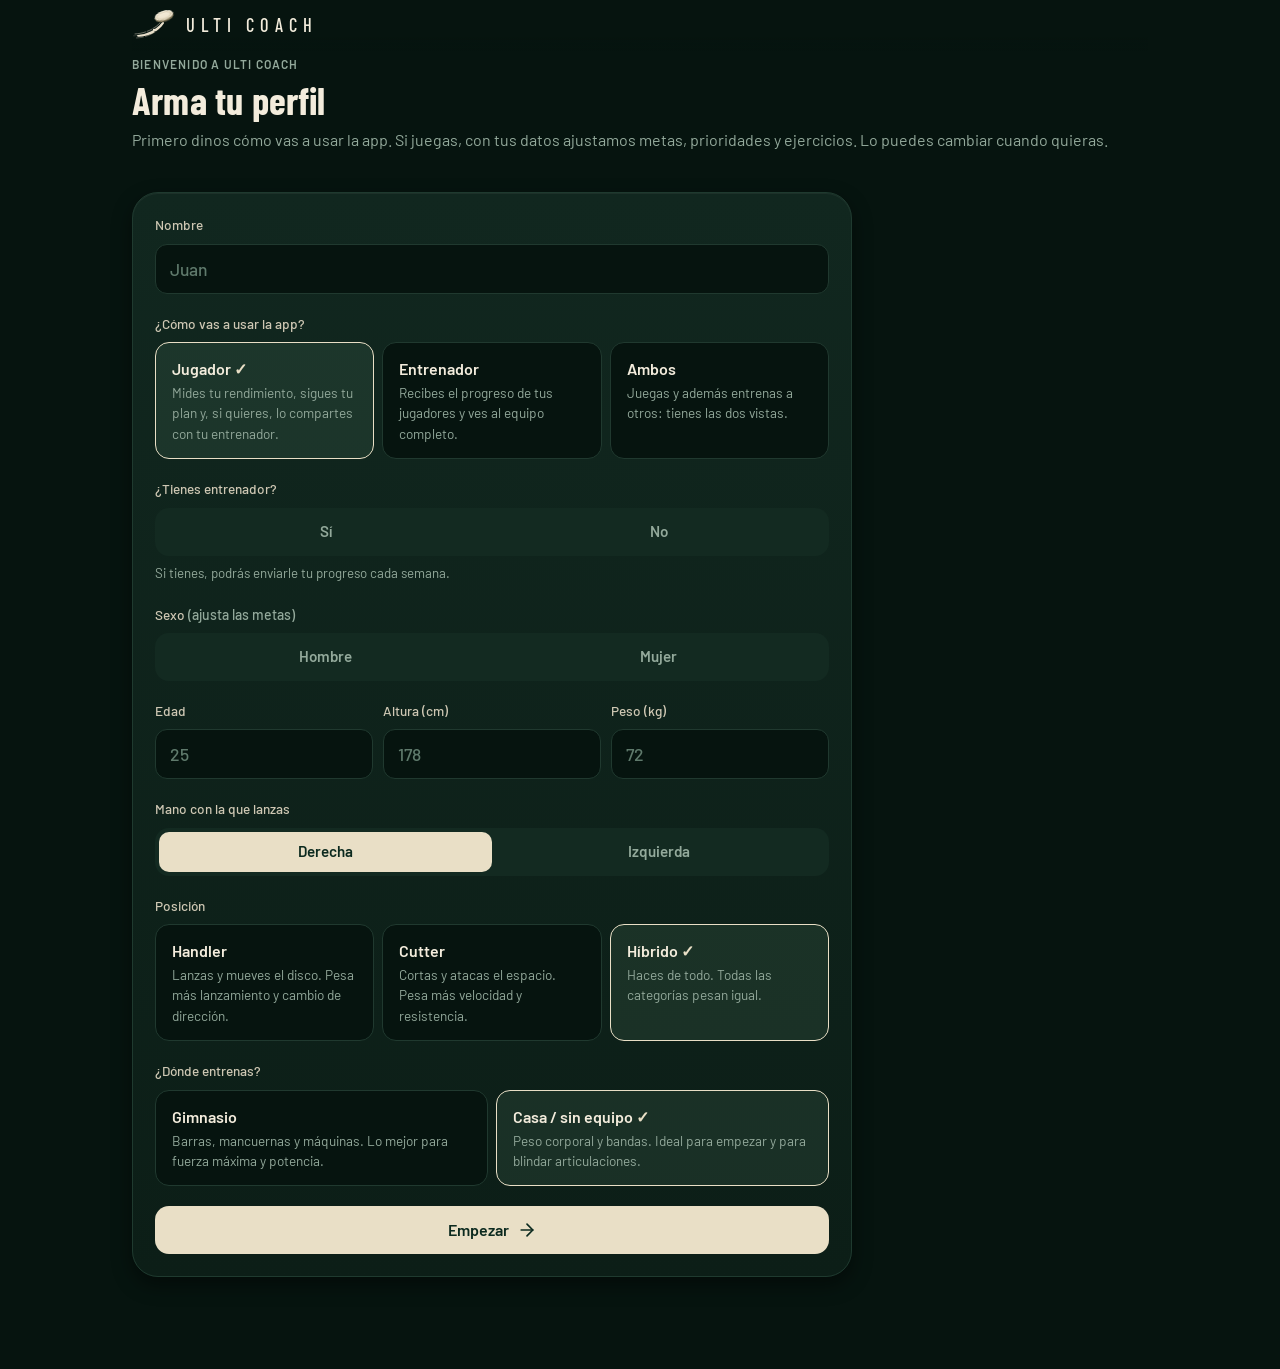
<file: index.html>
<!doctype html>
<html lang="es">
<head>
  <meta charset="utf-8">
  <meta name="viewport" content="width=device-width, initial-scale=1, viewport-fit=cover">
  <title>Ulti Coach</title>
  <meta name="color-scheme" content="dark">
  <meta name="theme-color" content="#06140f">
  <meta name="apple-mobile-web-app-capable" content="yes">
  <meta name="apple-mobile-web-app-status-bar-style" content="black-translucent">
  <meta name="apple-mobile-web-app-title" content="Ulti Coach">
  <link rel="manifest" href="manifest.json">
  <link rel="apple-touch-icon" href="icons/apple-touch-icon.png">
  <link rel="icon" href="icons/logo.svg" type="image/svg+xml">
  <link rel="preconnect" href="https://fonts.googleapis.com">
  <link rel="preconnect" href="https://fonts.gstatic.com" crossorigin>
  <link href="https://fonts.googleapis.com/css2?family=Barlow+Condensed:wght@600;700&family=Barlow:wght@400;500;600&display=swap" rel="stylesheet">
  <link rel="stylesheet" href="style.css">
</head>
<body>
  <div class="app">
    <div class="topbar">
      <span class="brand"><img class="brand-mark" src="icons/mark.svg" alt="" aria-hidden="true">ULTI COACH</span>
      <a class="profile-btn" href="#perfil" aria-label="Tu perfil"><span data-icon="user"></span></a>
    </div>

    <main id="view" tabindex="-1"></main>

    <nav class="tabbar" aria-label="Secciones"></nav>
  </div>

  <div id="toast" class="toast" role="status" aria-live="polite" hidden></div>

  <dialog id="sheet" class="sheet" aria-label="Detalle">
    <div class="sheet-body"></div>
  </dialog>

  <script type="module" src="app.js"></script>
</body>
</html>
</file>
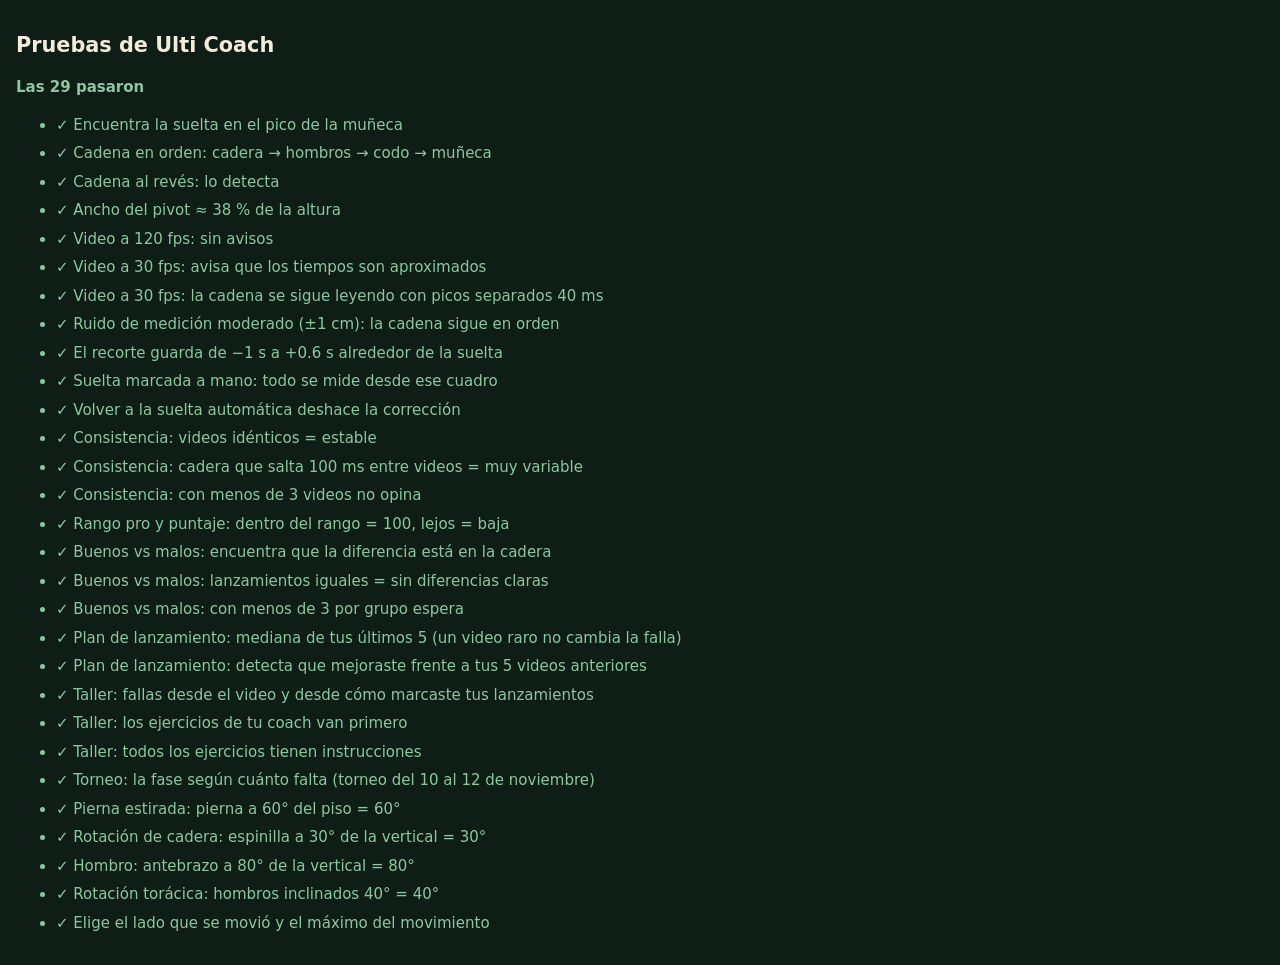
<file: tests/index.html>
<!doctype html>
<html lang="es">
<head>
  <meta charset="utf-8">
  <meta name="viewport" content="width=device-width, initial-scale=1">
  <title>Pruebas · Ulti Coach</title>
  <style>
    body { font: 15px/1.5 system-ui, sans-serif; margin: 0; padding: 16px; background: #0f1d17; color: #f3ecdc; }
    h1 { font-size: 1.3rem; }
    li { margin: 6px 0; }
    .ok { color: #8cc7a0; }
    .fail { color: #ff8a7a; }
    small { display: block; color: #cfc8b4; }
  </style>
</head>
<body>
  <h1>Pruebas de Ulti Coach</h1>
  <p id="summary">Corriendo…</p>
  <ul id="list"></ul>
  <!-- Las vistas que se prueban importan sheet.js, que busca este diálogo al cargar. -->
  <dialog id="sheet" hidden><div class="sheet-body"></div></dialog>
  <script type="module">
    import { results as forehand } from "./forehand.test.js";
    import { results as angles } from "./angles.test.js";
    const results = [...forehand, ...angles];
    const failed = results.filter((r) => !r.ok).length;
    document.getElementById("summary").innerHTML = failed
      ? `<strong class="fail">${failed} de ${results.length} fallaron</strong>`
      : `<strong class="ok">Las ${results.length} pasaron</strong>`;
    document.getElementById("list").innerHTML = results
      .map((r) => `<li class="${r.ok ? "ok" : "fail"}">${r.ok ? "✓" : "✗"} ${r.name}${r.msg ? `<small>${r.msg}</small>` : ""}</li>`)
      .join("");
    window.testResults = results;
  </script>
</body>
</html>
</file>
<file: style.css>
/* ---------- Tokens ---------- */
:root {
  color-scheme: dark;
  /* Superficies: verde cancha muy oscuro */
  --bg: #06140f;
  --surface: #0d2019;
  --surface-2: #132a21;
  --surface-3: #1a3429;
  --border: #20392f;
  --text: #f3ecdc;   /* marfil */
  --text-2: #cfc8b4;
  --muted: #93a99b;

  /* Acento: marfil sobre verde, como la marca */
  --accent: #e9dfc6;
  --accent-strong: #42966a;
  --accent-ink: #0c2a1f;

  /* Niveles: semáforo de cancha. Lo débil en coral, lo medio en ámbar, lo bueno en verde y el
     Excelente en marfil con dorado. La luminosidad sube con el nivel y el nivel siempre va escrito,
     así que también se lee sin distinguir rojo de verde. */
  --t-none: #1f3a30;
  --t1: #e8735a; /* Mejorable */
  --t2: #edb04f; /* Decente */
  --t3: #6bc38a; /* Bueno */
  --t4: #f3ecdc; /* Excelente */
  /* Dorado: solo como recompensa del nivel Excelente */
  --gold: #e2c27e;
  --gold-deep: #a8781f;
  --gold-glow: rgba(226, 194, 126, 0.55);
  --t4-glow: var(--gold-glow);
  --ivory-glow: rgba(227, 236, 208, 0.42);

  /* Estado (solo para mejoró / empeoró y alertas, siempre con ícono) */
  --good: #7ee2a8;
  --warn: #f2c46d;
  --bad: #f08a7e;

  --radius: 26px;
  --radius-sm: 18px;
  /* Profundidad: superficie más clara arriba, borde de luz y sombra amplia */
  --card-bg: linear-gradient(180deg, #11271f 0%, #0c1e17 100%);
  --card-border: #1f3a2f;
  --card-shadow: inset 0 1px 0 rgba(243, 236, 220, 0.05), 0 8px 20px rgba(0, 0, 0, 0.45);
  --font-display: "Barlow Condensed", "Arial Narrow", sans-serif;
  --font-body: "Barlow", -apple-system, BlinkMacSystemFont, "Segoe UI", sans-serif;
  --tabbar-h: 64px;
  --ease: cubic-bezier(.2, .8, .2, 1);
}

/* ---------- Base ---------- */
* { box-sizing: border-box; -webkit-tap-highlight-color: transparent; }
html { -webkit-text-size-adjust: 100%; }
a, button, label, summary, input, select { touch-action: manipulation; }

input[type=range] { -webkit-appearance: none; appearance: none; background: transparent; height: 32px; }
input[type=range]::-webkit-slider-runnable-track { height: 6px; border-radius: 99px; background: var(--surface-3); }
input[type=range]::-webkit-slider-thumb { -webkit-appearance: none; width: 22px; height: 22px; margin-top: -8px; border-radius: 50%; background: var(--accent); border: 3px solid var(--bg); }
input[type=range]::-moz-range-track { height: 6px; border-radius: 99px; background: var(--surface-3); }
input[type=range]::-moz-range-thumb { width: 18px; height: 18px; border-radius: 50%; background: var(--accent); border: 3px solid var(--bg); }
.pain-level input[type=range]::-webkit-slider-thumb { background: var(--warn); }
body {
  margin: 0;
  background: var(--bg);
  color: var(--text);
  font: 400 16px/1.5 var(--font-body);
  -webkit-font-smoothing: antialiased;
}
a { color: inherit; text-decoration: none; }
button { font: inherit; color: inherit; background: none; border: 0; padding: 0; cursor: pointer; }
:focus-visible { outline: 2px solid var(--accent); outline-offset: 2px; border-radius: 8px; }
h1, h2, h3, p { margin: 0; }
[hidden] { display: none !important; }

.num { font-family: var(--font-display); font-variant-numeric: tabular-nums; letter-spacing: 0.01em; }
.muted { color: var(--muted); }
.small { font-size: 0.875rem; }
.accent { color: var(--accent); }
.eyebrow { font-size: 0.75rem; font-weight: 600; letter-spacing: 0.1em; text-transform: uppercase; color: var(--muted); }
.display { font-family: var(--font-display); font-weight: 700; font-size: 2.4rem; line-height: 1.02; letter-spacing: 0.005em; overflow-wrap: anywhere; }
.icon { width: 20px; height: 20px; flex: none; }

/* Niveles: .tier-* define --tier (y la tinta para texto encima) */
.tier-none { --tier: var(--t-none); --tier-ink: var(--muted); }
.tier-t1 { --tier: var(--t1); --tier-ink: #3a1208; }
.tier-t2 { --tier: var(--t2); --tier-ink: #3d2603; }
.tier-t3 { --tier: var(--t3); --tier-ink: var(--accent-ink); }
.tier-t4 { --tier: var(--t4); --tier-ink: var(--accent-ink); }

/* ---------- Estructura ---------- */
.app { max-width: 1080px; margin: 0 auto; padding: 0 16px calc(var(--tabbar-h) + env(safe-area-inset-bottom) + 28px); }

.topbar {
  position: sticky; top: 0; z-index: 5;
  display: flex; align-items: center; justify-content: space-between;
  padding: calc(env(safe-area-inset-top) + 10px) 0 10px;
  background: linear-gradient(var(--bg) 72%, transparent);
}
.brand { display: inline-flex; align-items: center; gap: 10px; font-family: var(--font-display); font-weight: 500; font-size: 1.15rem; letter-spacing: 0.32em; color: var(--text); }
.brand-mark { width: 44px; height: 31px; display: block; }
.profile-btn { display: grid; place-items: center; width: 44px; height: 44px; border-radius: 50%; background: var(--surface-2); border: 1px solid var(--border); color: var(--text-2); transition: background-color .15s, transform .12s; }
.profile-btn:active { transform: scale(0.94); background: var(--surface-3); }
body.onboarding .profile-btn, body.onboarding .tabbar { display: none; }

main { display: flex; flex-direction: column; gap: 40px; outline: none; }
section { display: flex; flex-direction: column; gap: 16px; }
.page-head { display: flex; flex-direction: column; gap: 8px; padding-top: 4px; }
.section-title { font-family: var(--font-display); font-weight: 700; font-size: 1.45rem; letter-spacing: 0.01em; }
.section-sub { margin-top: -6px; }
.section-title-row { display: flex; justify-content: space-between; align-items: center; gap: 12px; }
.subhead { font-size: 0.78rem; font-weight: 600; letter-spacing: 0.1em; text-transform: uppercase; color: var(--muted); margin: 22px 0 10px; }

.card { background: var(--card-bg); border: 1px solid var(--card-border); border-radius: var(--radius); padding: 22px; box-shadow: var(--card-shadow); }

/* ---------- Barra de pestañas ---------- */
.tabbar {
  position: fixed; left: 0; right: 0; bottom: 0; z-index: 10;
  display: flex; justify-content: center; gap: 4px;
  padding: 6px 8px calc(6px + env(safe-area-inset-bottom));
  background: rgba(6, 20, 15, 0.97);
  border-top: 1px solid var(--border);
}
.tabbar a {
  flex: 1; max-width: 120px; min-height: 52px;
  display: flex; flex-direction: column; align-items: center; justify-content: center; gap: 3px;
  font-size: 0.74rem; font-weight: 500; color: var(--muted);
  border-radius: 14px; transition: color .2s, background-color .2s, transform .12s;
}
.tabbar a:active { transform: scale(0.94); }
.tabbar a[aria-current="page"] { color: var(--accent); background: rgba(140, 199, 160, 0.12); }
.tabbar .icon { width: 22px; height: 22px; }

/* ---------- Botones ---------- */
.btn {
  display: inline-flex; align-items: center; justify-content: center; gap: 8px;
  min-height: 48px; padding: 0 20px; border-radius: 14px;
  font-weight: 600; font-size: 1rem; cursor: pointer;
  transition: transform .12s var(--ease), background-color .2s, filter .2s;
}
.btn:active { transform: scale(0.97); }
.btn.primary { background: var(--accent); color: var(--accent-ink); }
.btn.primary:active { filter: brightness(0.9); }
.btn.secondary { background: var(--surface-2); border: 1px solid var(--border); }
.btn.secondary:active, .btn.ghost:active { background: var(--surface-3); }
.btn.ghost { color: var(--text-2); }
.btn.block { width: 100%; }
.btn-row { display: flex; flex-wrap: wrap; gap: 10px; }
.icon-btn { display: inline-grid; place-items: center; width: 44px; height: 44px; border-radius: 12px; color: var(--muted); transition: background-color .15s, color .15s; }
.icon-btn:hover, .icon-btn:active { background: var(--surface-2); color: var(--text); }
.icon-btn.danger { color: var(--bad); }
.icon-btn.solid { background: var(--accent); color: var(--accent-ink); font-size: 1rem; }
.link { color: var(--accent); font-weight: 600; text-decoration: underline; text-underline-offset: 3px; }

/* ---------- Etiqueta de nivel ---------- */
.chip {
  display: inline-flex; align-items: center; gap: 4px;
  padding: 3px 9px; border-radius: 99px;
  font-size: 0.75rem; font-weight: 600; letter-spacing: 0.02em; white-space: nowrap;
  background: var(--tier); color: var(--tier-ink);
}
.chip .icon { width: 12px; height: 12px; fill: currentColor; }
.chip.tier-t4 { box-shadow: 0 0 0 1px var(--gold), 0 0 14px var(--gold-glow); }
.chip.tier-t4 .icon { color: var(--gold-deep); }
.row-score { display: inline-flex; align-items: center; gap: 8px; }

/* ---------- Anillo de puntaje ---------- */
.ring { position: relative; flex: none; }
.ring svg { width: 100%; height: 100%; display: block; overflow: visible; }
.ring-track { stroke: var(--surface-3); }
.ring-value { stroke: var(--tier); transition: stroke-dashoffset 0.9s var(--ease); }
.ring.tier-t4 .ring-value { stroke: var(--gold); filter: drop-shadow(0 0 10px var(--gold-glow)); }
.ring-center { position: absolute; inset: 0; display: flex; flex-direction: column; align-items: center; justify-content: center; }
.ring-score { font-weight: 700; line-height: 1; }
.ring-label { font-size: 0.72rem; color: var(--muted); margin-top: 2px; }

/* ---------- Barras ---------- */
.bar { height: 6px; border-radius: 99px; background: var(--surface-3); overflow: hidden; }
.bar-fill { height: 100%; border-radius: inherit; background: var(--tier); transition: width .7s var(--ease); }
.bar.tier-t4 .bar-fill { box-shadow: 0 0 10px var(--t4-glow); }

/* ---------- Inicio ---------- */
.banner { background: rgba(140, 199, 160, 0.1); border: 1px solid rgba(140, 199, 160, 0.35); color: var(--text-2); border-radius: var(--radius-sm); padding: 10px 14px; font-size: 0.875rem; }

.hero {
  display: flex; align-items: center; gap: 24px; padding: 24px;
  background:
    radial-gradient(110% 130% at 0% 0%, rgba(66, 150, 106, 0.22), transparent 60%),
    var(--surface);
}
.hero.tier-t4 { background: radial-gradient(110% 130% at 0% 0%, rgba(226, 194, 126, 0.22), transparent 60%), var(--card-bg); border-color: rgba(226, 194, 126, 0.5); box-shadow: var(--card-shadow), 0 0 40px rgba(226, 194, 126, 0.12); }
.hero.tier-t4 .display { color: var(--gold); text-shadow: 0 0 24px rgba(226, 194, 126, 0.35); }
.hero-text { display: flex; flex-direction: column; gap: 6px; min-width: 0; }
.hero .display { font-size: 3rem; }
.hero .btn-row { margin-top: 12px; }
.hint-chip { display: inline-flex; align-items: center; gap: 6px; align-self: flex-start; margin-top: 8px; padding: 6px 12px; border-radius: 99px; background: var(--surface-2); font-size: 0.82rem; color: var(--text); }
.hint-chip .icon { width: 15px; height: 15px; color: var(--t4); }

.list { padding: 0; background: none; border: 0; box-shadow: none; display: grid; gap: 12px; }
.row {
  display: flex; align-items: center; gap: 12px; width: 100%; text-align: left;
  padding: 14px 18px; min-height: 60px;
  transition: background-color .15s;
}
.row + .row { border-top: 1px solid var(--border); }
.row:hover { background: var(--surface-2); }
.row:active { background: var(--surface-3); }
.list > .row { border: 1px solid var(--card-border); border-radius: 22px; background: var(--card-bg); box-shadow: var(--card-shadow); padding: 16px 20px; transition: transform .12s var(--ease), border-color .2s; }
.list > .row + .row { border-top: 1px solid var(--card-border); }
.list > .row:hover { background: var(--card-bg); border-color: #2e3442; }
.list > .row:active { transform: scale(0.985); }
.row-main { flex: 1; min-width: 0; display: flex; flex-direction: column; gap: 7px; }
.row-head { display: flex; justify-content: space-between; align-items: center; gap: 12px; font-weight: 500; }
.score { font-size: 1.45rem; font-weight: 700; line-height: 1; }
.value { font-size: 1.4rem; font-weight: 600; white-space: nowrap; }
.value small, .stat-value small, .result-value small { font-family: var(--font-body); font-size: 0.75rem; color: var(--muted); margin-left: 3px; font-weight: 500; }
.recent-row .row-main, .test-row .row-main { gap: 0; }

.delta { display: inline-flex; align-items: center; gap: 1px; font-family: var(--font-display); font-size: 1rem; font-weight: 600; min-width: 52px; justify-content: flex-end; }
.delta .icon { width: 16px; height: 16px; }
.delta.good { color: var(--text); }
.delta.bad { color: var(--bad); }

.focus-grid { display: grid; gap: 18px; }
.focus { display: flex; flex-direction: column; gap: 12px; transition: border-color .2s, transform .12s var(--ease); }
.focus:hover { border-color: var(--accent); }
.focus:active { transform: scale(0.985); }
.focus-head { display: flex; align-items: center; gap: 12px; }
.focus-rank { display: grid; place-items: center; width: 32px; height: 32px; border-radius: 10px; background: var(--surface-3); color: var(--text); border: 1px solid var(--border); font-weight: 700; font-size: 1.15rem; }
.focus-name { flex: 1; font-weight: 600; font-size: 1.1rem; }
.focus p:not(.accent) { color: var(--text-2); }

.chips { list-style: none; margin: 0; padding: 0; display: flex; flex-wrap: wrap; gap: 8px; }
.chips li { font-size: 0.82rem; padding: 6px 11px; border-radius: 99px; background: var(--surface-2); border: 1px solid var(--border); color: var(--text-2); }

.data-card { display: flex; flex-direction: column; gap: 12px; }

.insight { display: flex; gap: 14px; align-items: flex-start; }
.insight > .icon { width: 24px; height: 24px; margin-top: 2px; }
.insight-title { font-weight: 600; margin-bottom: 4px; }

/* ---------- Formularios ---------- */
.form { display: flex; flex-direction: column; gap: 20px; }
fieldset { border: 0; margin: 0; padding: 0; min-width: 0; }
.field { display: flex; flex-direction: column; gap: 8px; min-width: 0; }
.field > span, .field legend { font-size: 0.85rem; font-weight: 500; color: var(--text-2); padding: 0; margin-bottom: 8px; }
.field > span { margin-bottom: 0; }
.field.grow { flex: 1; }
.field-row { display: grid; grid-template-columns: repeat(3, minmax(0, 1fr)); gap: 10px; }
input[type=text], input[type=number], input[type=date] {
  min-height: 50px; padding: 0 14px; border-radius: 12px; width: 100%;
  border: 1px solid var(--border); background: var(--bg); color: var(--text);
  font: 600 1.1rem var(--font-body);
}
input::placeholder { color: #5f7a6c; font-weight: 500; }
input:focus { outline: 2px solid var(--accent); outline-offset: 0; border-color: transparent; }
.error { color: var(--bad); font-size: 0.8rem; }

.segmented { display: inline-flex; padding: 4px; border-radius: 14px; background: var(--surface-2); }
.segmented.wide { display: flex; }
.segmented button, .segmented label { flex: 1; display: grid; place-items: center; min-height: 40px; padding: 0 18px; border-radius: 10px; font-size: 0.95rem; font-weight: 600; color: var(--muted); cursor: pointer; transition: background-color .2s, color .2s; }
.segmented input { position: absolute; opacity: 0; pointer-events: none; }
.segmented button[aria-selected="true"], .segmented label:has(input:checked) { background: var(--accent); color: var(--accent-ink); }
.segmented label:has(input:focus-visible) { outline: 2px solid var(--accent); outline-offset: 2px; }

.choice-grid { display: grid; gap: 8px; }
.choice { position: relative; display: flex; flex-direction: column; gap: 2px; padding: 14px 16px; border-radius: 14px; border: 1px solid var(--border); background: var(--bg); cursor: pointer; transition: border-color .2s, background-color .2s; }
.choice input { position: absolute; opacity: 0; pointer-events: none; }
.choice-title { font-weight: 600; }
.choice-help { font-size: 0.85rem; color: var(--muted); }
.choice:has(input:checked) { border-color: var(--accent); background: rgba(140, 199, 160, 0.1); }
.choice:has(input:checked) .choice-title::after { content: " ✓"; color: var(--accent); }
.choice:has(input:focus-visible) { outline: 2px solid var(--accent); outline-offset: 2px; }

.inline-form { display: flex; gap: 10px; align-items: flex-end; margin-top: 16px; }
.weight-head { display: flex; justify-content: space-between; align-items: center; }
.weight-head > div { display: flex; flex-direction: column; }

/* ---------- Cuerpo ---------- */
.body-layout { display: grid; gap: 20px; }
.map-card { display: flex; flex-direction: column; align-items: center; gap: 14px; }

.body-map { width: 100%; max-width: 220px; height: auto; overflow: visible; }
.body-map .bone { fill: #15291f; }
.body-map .muscle {
  fill: var(--tier); stroke: var(--bg); stroke-width: 0.4;
  cursor: pointer; transition: opacity .2s, filter .2s;
}
.body-map .muscle.tier-t4 { filter: drop-shadow(0 0 2px var(--t4-glow)); }
.body-map .muscle:hover { filter: brightness(1.2); }
.body-map:has(.selected) .muscle:not(.selected) { opacity: 0.3; }
.body-map .muscle.selected { stroke: var(--text); stroke-width: 0.8; }

.legend { list-style: none; margin: 0; padding: 0; display: flex; flex-wrap: wrap; justify-content: center; gap: 6px 14px; font-size: 0.78rem; color: var(--muted); }
.legend li { display: inline-flex; align-items: center; gap: 6px; }
.legend i { width: 12px; height: 12px; border-radius: 4px; background: var(--tier); }
.legend i.tier-t4 { box-shadow: 0 0 8px var(--t4-glow); }

.detail-card { scroll-margin-top: 64px; }
.detail-card:has(.detail-empty) { padding-top: 14px; padding-bottom: 14px; }
.detail-empty { display: flex; align-items: center; gap: 12px; color: var(--muted); font-size: 0.92rem; }
.detail-empty .icon { width: 24px; height: 24px; color: var(--accent); }
.detail-head { display: flex; align-items: center; gap: 16px; }
.detail-head > div:last-child { display: flex; flex-direction: column; gap: 6px; }
.detail-title { font-family: var(--font-display); font-size: 2rem; font-weight: 700; line-height: 1.02; }
.detail-level { display: flex; align-items: center; gap: 8px; flex-wrap: wrap; }
.why { margin-top: 16px; color: var(--text-2); }
.test-breakdown { list-style: none; margin: 0; padding: 0; display: grid; gap: 8px; }
.test-breakdown .row { padding: 14px 16px; min-height: 56px; border-radius: var(--radius-sm); background: var(--surface-2); }
.muscle-row.selected { background: var(--surface-2); }

/* ---------- Pruebas ---------- */
.filter-chips { display: flex; gap: 8px; overflow-x: auto; margin: 0 -16px; padding: 0 16px 4px; scrollbar-width: none; }
.filter-chips::-webkit-scrollbar { display: none; }
.filter-chips a { flex: none; min-height: 40px; display: inline-flex; align-items: center; padding: 0 16px; border-radius: 99px; border: 1px solid var(--border); background: var(--surface); font-size: 0.9rem; font-weight: 500; color: var(--muted); transition: background-color .2s; }
.filter-chips a:active { background: var(--surface-3); }
.filter-chips a.active { background: var(--accent); border-color: var(--accent); color: var(--accent-ink); font-weight: 600; }

.trend { display: none; color: var(--accent); }
.timer-tag .icon { width: 14px; height: 14px; color: var(--muted); vertical-align: -2px; }
.badge { display: grid; place-items: center; min-width: 42px; height: 30px; padding: 0 8px; border-radius: 9px; font-family: var(--font-display); font-weight: 700; font-size: 1.1rem; color: var(--tier-ink); background: var(--tier); }
.badge.tier-t4 { box-shadow: 0 0 12px var(--t4-glow); }
.add-pill { display: inline-flex; align-items: center; gap: 4px; min-height: 40px; padding: 7px 14px; border-radius: 99px; border: 1px dashed #2f4a3e; color: var(--accent); font-size: 0.88rem; font-weight: 600; }
.add-pill .icon { width: 16px; height: 16px; }

/* ---------- Hoja inferior ---------- */
.sheet {
  width: 100%; max-width: 560px; max-height: 92vh; margin: auto auto 0;
  padding: 0; border: 1px solid var(--border); border-bottom: 0;
  border-radius: 30px 30px 0 0; background: var(--surface); color: var(--text);
}
.sheet[open] { animation: sheet-in .3s var(--ease); }
.sheet::backdrop { background: rgba(0, 0, 0, 0.75); }
@keyframes sheet-in { from { transform: translateY(40px); opacity: 0; } }
.sheet-body { position: relative; padding: 24px 20px calc(28px + env(safe-area-inset-bottom)); }
.sheet-body::before { content: ""; position: absolute; top: 8px; left: 50%; width: 40px; height: 4px; margin-left: -20px; border-radius: 99px; background: var(--surface-3); }
.sheet-close { position: absolute; top: 12px; right: 12px; }
.sheet-title { font-family: var(--font-display); font-size: 2.1rem; font-weight: 700; line-height: 1.05; margin: 4px 0 16px; padding-right: 44px; }

.result-hero { display: flex; justify-content: space-between; align-items: center; gap: 12px; padding: 18px 20px; border-radius: 22px; background: var(--surface-2); box-shadow: inset 4px 0 0 var(--tier), 0 10px 24px rgba(0, 0, 0, 0.45); }
.result-hero > div:first-child { display: flex; flex-direction: column; gap: 2px; }
.result-value { font-size: 2.6rem; font-weight: 700; line-height: 1; }
.result-score { display: flex; flex-direction: column; align-items: flex-end; gap: 6px; }
.result-score-num { font-size: 2.2rem; font-weight: 700; line-height: 1; }
.result-hero .delta { justify-content: flex-start; font-size: 0.95rem; margin-top: 4px; }
.stat-label { font-size: 0.75rem; color: var(--muted); }
.stat-value { font-size: 1.8rem; font-weight: 700; line-height: 1.1; }

.meta-row { display: flex; justify-content: space-between; align-items: center; gap: 12px; flex-wrap: wrap; margin-top: 12px; font-size: 0.875rem; }
.meta-row > span:first-child { display: inline-flex; align-items: center; gap: 6px; }
.meta-row .icon { width: 16px; height: 16px; color: var(--t4); }
.chart-hint { margin-top: 12px; }

.history { width: 100%; height: auto; margin-top: 14px; overflow: visible; }
.chart-goal { stroke: var(--t4); stroke-dasharray: 4 5; stroke-width: 1.2; opacity: 0.8; }
.chart-goal-label { fill: var(--t4); font: 600 13px var(--font-display); }
.chart-axis { fill: var(--muted); font: 500 11px var(--font-body); }
.chart-area { fill: rgba(140, 199, 160, 0.14); }
.chart-line { stroke: var(--accent); stroke-width: 2.5; stroke-linejoin: round; stroke-linecap: round; }
.chart-dot { fill: var(--surface); stroke: var(--accent); stroke-width: 2; }
.chart-dot.last { fill: var(--t4); stroke: var(--surface); stroke-width: 3; filter: drop-shadow(0 0 6px var(--ivory-glow)); }
.chart-value { fill: var(--text); font: 700 15px var(--font-display); }

.timer { display: flex; flex-direction: column; align-items: center; gap: 12px; margin-top: 18px; padding: 20px; border-radius: var(--radius-sm); background: var(--bg); border: 1px solid var(--border); text-align: center; }
.timer-display { font-size: 4rem; font-weight: 700; line-height: 1; min-width: 4ch; }
.timer-btn { min-width: 160px; }
.timer-btn.running { background: var(--bad); color: #2a0606; }

.entry-form { display: grid; grid-template-columns: 1fr 1fr; gap: 10px; margin-top: 18px; }
.entry-form .btn { grid-column: 1 / -1; }

.protocol { margin-top: 16px; background: var(--surface-2); border-radius: var(--radius-sm); padding: 14px 16px; }
.protocol summary { cursor: pointer; font-weight: 600; font-size: 0.95rem; }
.protocol p { margin-top: 8px; color: var(--text-2); font-size: 0.92rem; }

.history-list { list-style: none; margin: 0; padding: 0; }
.history-list li { display: flex; align-items: center; gap: 12px; padding: 4px 0; min-height: 48px; }
.history-list li + li { border-top: 1px solid var(--border); }
.history-list li > span:first-child { flex: 1; display: inline-flex; flex-wrap: wrap; align-items: center; gap: 6px; }
.history-list .num { font-size: 1.2rem; font-weight: 600; }
.history-list.compact li { min-height: 40px; }
.history-list li.editing { padding: 10px 0; }
.edit-form { display: grid; grid-template-columns: 1fr 1fr; gap: 8px; width: 100%; }
.edit-actions { grid-column: 1 / -1; display: flex; gap: 8px; justify-content: flex-end; }
.edit-actions .icon-btn { margin-right: auto; }
.tag { display: inline-flex; align-items: center; gap: 3px; font-size: 0.7rem; padding: 2px 7px; border-radius: 6px; background: var(--surface-3); color: var(--text-2); }
.tag.best { background: rgba(227, 236, 208, 0.16); color: var(--t4); }
.tag .icon { width: 11px; height: 11px; fill: currentColor; }

/* ---------- Izquierda/derecha y repeticiones ---------- */
.value-grid { grid-column: 1 / -1; display: grid; gap: 10px; }
.value-grid.two { grid-template-columns: 1fr 1fr; }
.value-grid.three { grid-template-columns: repeat(3, minmax(0, 1fr)); }
.entry-form.single .date-field, .entry-form .date-field { grid-column: auto; }
.entry-form.bilateral .date-field, .entry-form.multi .date-field { grid-column: 1 / -1; }
.entry-form .error { grid-column: 1 / -1; }
.sides-row { display: flex; flex-wrap: wrap; align-items: center; gap: 8px 16px; margin-top: 10px; font-size: 0.9rem; color: var(--text-2); }
.sides-row strong { font-size: 1.15rem; color: var(--text); }
.asym { display: inline-flex; align-items: center; gap: 5px; padding: 4px 10px; border-radius: 99px; font-size: 0.82rem; font-weight: 600; background: var(--surface-2); }
.asym .icon { width: 15px; height: 15px; }
.asym.ok { color: var(--good); }
.asym.yellow { color: var(--warn); background: rgba(251, 191, 36, 0.12); }
.asym.red { color: var(--bad); background: rgba(248, 113, 113, 0.12); }

.timer-status { min-height: 1.2em; }
.timer-arrow { font-size: 6rem; line-height: 1; color: var(--t4); text-shadow: 0 0 24px var(--ivory-glow); font-weight: 700; }

/* ---------- Blindaje ---------- */
.banner.backup { display: flex; align-items: center; gap: 10px; }
.banner.backup > .icon { color: var(--accent); flex: none; }
.banner.backup .btn { flex: none; margin-left: auto; }
.banner.warn { display: flex; gap: 10px; align-items: flex-start; background: rgba(251, 191, 36, 0.1); border-color: rgba(251, 191, 36, 0.4); }
.banner.warn .icon { color: var(--warn); margin-top: 2px; }
.joint-list { display: grid; gap: 20px; }
.joint-card { display: flex; flex-direction: column; gap: 18px; }
.joint-card.top { border-color: rgba(140, 199, 160, 0.5); }
.joint-head { display: flex; align-items: center; gap: 14px; }
.joint-title { display: flex; flex-direction: column; gap: 6px; min-width: 0; }
.joint-title h2 { font-family: var(--font-display); font-size: 1.7rem; font-weight: 700; line-height: 1; }
.joint-tags { display: flex; flex-wrap: wrap; gap: 6px; align-items: center; }
.tag.injury { background: rgba(251, 191, 36, 0.14); color: var(--warn); }
.tag.focus-tag { background: var(--surface-3); color: var(--text); box-shadow: inset 0 0 0 1px var(--border); }
.dims { display: grid; gap: 12px; padding: 16px; border-radius: 20px; background: rgba(255, 255, 255, 0.025); }
.dim .row-head { margin-bottom: 6px; color: var(--text-2); }
.dim .num { font-size: 1.1rem; color: var(--text); }
.alerts { list-style: none; margin: 0; padding: 0; display: grid; gap: 8px; }
.alerts button { display: flex; gap: 8px; align-items: flex-start; width: 100%; text-align: left; padding: 12px 14px; border-radius: 18px; font-size: 0.88rem; transition: filter .15s; }
.alerts button:active { filter: brightness(1.2); }
.alerts .icon { width: 16px; height: 16px; margin-top: 2px; }
.alerts .yellow button { background: rgba(251, 191, 36, 0.1); color: #fde4a3; }
.alerts .yellow .icon { color: var(--warn); }
.alerts .red button { background: rgba(248, 113, 113, 0.12); color: #fecaca; }
.alerts .red .icon { color: var(--bad); }

.joint-more .why { margin-top: 8px; }
.disclaimer { display: flex; gap: 8px; align-items: flex-start; }
.disclaimer .icon { width: 16px; height: 16px; margin-top: 2px; flex: none; }
.empty-row { padding: 18px 20px; border-radius: 22px; border: 1px dashed var(--card-border); }
.injury-dot { width: 10px; height: 10px; border-radius: 50%; flex: none; background: var(--muted); }
.injury-dot.activa { background: var(--warn); box-shadow: 0 0 8px rgba(251, 191, 36, 0.6); }
.small-btn { min-height: 40px; padding: 0 14px; font-size: 0.9rem; }
.btn-row.end { justify-content: flex-end; }
.danger-text { color: var(--bad); }
.choice.compact { padding: 12px 14px; }
.choice-grid.three { grid-template-columns: repeat(2, 1fr); }
.field-row.two { grid-template-columns: 1fr 1fr; }

.shield-card { display: flex; align-items: center; gap: 14px; transition: border-color .2s, transform .12s var(--ease); }
.shield-card:active { transform: scale(0.985); }
.shield-card .row-main { gap: 2px; }
.shield-icon { display: grid; place-items: center; width: 44px; height: 44px; border-radius: 12px; background: rgba(140, 199, 160, 0.14); color: var(--t4); flex: none; }
.shield-icon .icon { width: 24px; height: 24px; }
.shield-title { font-size: 1.05rem; }

/* ---------- Ejercicios, seguridad y compartir ---------- */
.chips.drills .drill { display: inline-flex; align-items: center; gap: 2px; font-size: 0.85rem; padding: 8px 8px 8px 13px; border-radius: 99px; background: var(--surface-2); border: 1px solid var(--border); color: var(--text-2); min-height: 40px; text-align: left; transition: background-color .15s, border-color .15s; }
.chips.drills li { padding: 0; border: 0; background: none; }
.chips.drills .drill:active { background: var(--surface-3); }
.chips.drills .drill:hover { border-color: var(--accent); }
.chips.drills .icon { width: 14px; height: 14px; color: var(--muted); }
.focus-head { color: inherit; }
.dose { display: inline-flex; align-items: center; gap: 6px; margin-bottom: 14px; padding: 6px 12px; border-radius: 99px; background: rgba(140, 199, 160, 0.14); color: var(--t4); font-weight: 600; }
.dose .icon { width: 16px; height: 16px; }
.steps { list-style: none; margin: 0 0 18px; padding: 0; display: grid; gap: 10px; }
.steps li { padding: 12px 14px; border-radius: var(--radius-sm); background: var(--surface-2); color: var(--text-2); }
.step-label { display: flex; align-items: center; gap: 6px; font-size: 0.75rem; font-weight: 600; letter-spacing: 0.08em; text-transform: uppercase; color: var(--muted); margin-bottom: 4px; }
.step-error { box-shadow: inset 3px 0 0 var(--warn); }
.step-error .step-label { color: var(--warn); }
.step-label .icon { width: 14px; height: 14px; }
.sheet-foot { margin-top: 14px; }
.video-btn { margin-top: 12px; }

.banner.danger { display: flex; gap: 10px; align-items: flex-start; background: rgba(248, 113, 113, 0.12); border-color: rgba(248, 113, 113, 0.45); color: #fecaca; margin-top: 14px; }
.banner.danger .icon { color: var(--bad); margin-top: 2px; }
.warmup { margin-top: 14px; padding: 12px 14px; border-radius: var(--radius-sm); background: rgba(251, 191, 36, 0.08); border: 1px solid rgba(251, 191, 36, 0.3); }
.warmup summary { display: flex; gap: 8px; align-items: flex-start; cursor: pointer; font-weight: 600; font-size: 0.9rem; color: #fde4a3; }
.warmup summary .icon { width: 16px; height: 16px; color: var(--warn); margin-top: 2px; flex: none; }
.warmup ol { margin: 10px 0 0; padding-left: 20px; display: grid; gap: 6px; font-size: 0.88rem; color: var(--text-2); }
.warmup-card summary { display: flex; gap: 10px; align-items: center; cursor: pointer; font-weight: 600; min-height: 28px; }
.warmup-card summary .icon { color: var(--warn); }
.warmup-steps { margin: 0; padding-left: 20px; display: grid; gap: 8px; color: var(--text-2); font-size: 0.92rem; }
.warmup-steps li span { display: block; }
.safety-list { list-style: none; margin: 0; padding: 0; display: grid; gap: 8px; color: var(--text-2); font-size: 0.92rem; }
.safety-list li { display: flex; gap: 8px; align-items: flex-start; }
.safety-list .icon { width: 16px; height: 16px; color: var(--accent); margin-top: 3px; }

.share-btn { margin-top: 12px; align-self: flex-start; }
.share-preview { white-space: pre-wrap; word-break: break-word; max-height: 46vh; overflow: auto; margin: 14px 0; padding: 14px; border-radius: var(--radius-sm); background: var(--bg); border: 1px solid var(--border); font: 0.85rem/1.5 var(--font-body); color: var(--text-2); }
.share-actions .btn { flex: 1; }

/* ---------- Secciones desplegables ---------- */
details > summary { list-style: none; }
details > summary::-webkit-details-marker { display: none; }
details > summary:has(.toggle) { display: flex; align-items: center; justify-content: space-between; gap: 12px; cursor: pointer; min-height: 40px; }
.summary-label { display: inline-flex; align-items: center; gap: 8px; }
.toggle { display: inline-flex; align-items: center; gap: 4px; flex: none; padding: 6px 12px; border-radius: 99px; background: rgba(140, 199, 160, 0.12); color: var(--accent); font-size: 0.8rem; font-weight: 600; }
.toggle .icon { width: 14px; height: 14px; transition: transform .2s var(--ease); }
details[open] > summary .toggle .icon { transform: rotate(180deg); }
details:not([open]) .when-open, details[open] .when-closed { display: none; }
.less-btn { display: flex; align-items: center; justify-content: center; gap: 6px; width: 100%; min-height: 44px; margin-top: 18px; border-radius: 99px; background: var(--surface-2); color: var(--text-2); font-size: 0.9rem; font-weight: 600; transition: background-color .15s; }
.less-btn:active { background: var(--surface-3); }
.less-btn .icon { width: 16px; height: 16px; }
.joint-more { padding-top: 4px; }
.joint-more > summary { color: var(--text); font-weight: 600; }

/* ---------- Check-in ---------- */
.checkin-card { display: flex; flex-direction: column; gap: 16px; }
.checkin-head { display: flex; align-items: center; gap: 14px; }
.checkin-head .row-main { gap: 3px; }
.wellness { display: flex; flex-direction: column; align-items: center; justify-content: center; width: 72px; height: 72px; flex: none; border-radius: 24px; background: rgba(140, 199, 160, 0.12); }
.wellness-num { font-size: 2rem; font-weight: 700; line-height: 1; color: var(--t4); }
.wellness .small { font-size: 0.7rem; }
.trend.show { display: inline-flex; }
.insights { list-style: none; margin: 0; padding: 0; display: grid; gap: 8px; }
.insights li { display: flex; gap: 10px; align-items: flex-start; padding: 12px 14px; border-radius: 18px; font-size: 0.88rem; }
.insights .icon { width: 16px; height: 16px; flex: none; margin-top: 2px; }
.insights .good { background: rgba(74, 222, 128, 0.1); color: #c6f6d5; }
.insights .good .icon { color: var(--good); }
.insights .yellow { background: rgba(251, 191, 36, 0.1); color: #fde4a3; }
.insights .yellow .icon { color: var(--warn); }
.insights .red { background: rgba(248, 113, 113, 0.12); color: #fecaca; }
.insights .red .icon { color: var(--bad); }

.scale { display: grid; grid-template-columns: repeat(5, 1fr); gap: 8px; }
.scale label { position: relative; }
.scale input { position: absolute; opacity: 0; pointer-events: none; }
.scale span { display: grid; place-items: center; height: 48px; border-radius: 16px; background: var(--surface-2); border: 1px solid var(--border); font-family: var(--font-display); font-size: 1.3rem; font-weight: 700; color: var(--muted); cursor: pointer; transition: background-color .15s, color .15s, transform .12s; }
.scale span:active { transform: scale(0.95); }
.scale input:checked + span { background: var(--accent); border-color: var(--accent); color: var(--accent-ink); }
.scale input:focus-visible + span { outline: 2px solid var(--accent); outline-offset: 2px; }
.scale-ends { display: flex; justify-content: space-between; font-size: 0.75rem; color: var(--muted); margin-top: 6px; }
.checkin-form input[type=range] { width: 100%; accent-color: var(--accent); min-height: 32px; }
.pain-zones { display: grid; gap: 8px; }
.pain-zone { display: grid; gap: 8px; }
.pain-zone > input { position: absolute; opacity: 0; pointer-events: none; }
.pain-chip { display: flex; align-items: center; min-height: 44px; padding: 0 16px; border-radius: 16px; background: var(--surface-2); border: 1px solid var(--border); font-weight: 500; color: var(--text-2); cursor: pointer; }
.pain-zone > input:checked + .pain-chip { border-color: var(--warn); background: rgba(251, 191, 36, 0.1); color: #fde4a3; }
.pain-zone > input:focus-visible + .pain-chip { outline: 2px solid var(--accent); outline-offset: 2px; }
.pain-level { display: none; align-items: center; gap: 10px; padding: 0 6px; }
.pain-zone > input:checked ~ .pain-level { display: flex; }
.pain-level input { accent-color: var(--warn) !important; flex: 1; }
.pain-level output { min-width: 3.2em; text-align: right; color: var(--warn); font-size: 1.1rem; }
.tag.pain { background: rgba(251, 191, 36, 0.14); color: var(--warn); }
.tag.pain.high { background: rgba(248, 113, 113, 0.14); color: var(--bad); }

/* ---------- Salto por video ---------- */
.video-measure { margin-top: 14px; }
.tips { margin: 0 0 16px; padding-left: 20px; display: grid; gap: 8px; color: var(--text-2); font-size: 0.92rem; }
.jump-tool { display: flex; flex-direction: column; gap: 14px; margin-top: 16px; }
.jump-tool .stage video { max-height: 52vh; object-fit: contain; }
.jump-tool input[type=range] { width: 100%; accent-color: var(--accent); }
.frame-controls { display: flex; align-items: center; justify-content: center; gap: 8px; }
.icon-btn.solid-2 { background: var(--surface-2); color: var(--text); font-size: 1.3rem; font-weight: 700; width: 52px; height: 48px; border-radius: 16px; }
.frame-time { min-width: 6.5ch; text-align: center; font-size: 1.2rem; }
.mark-row { display: grid; grid-template-columns: 1fr 1fr; gap: 10px; }
.mark { display: flex; flex-direction: column; align-items: flex-start; gap: 2px; padding: 12px 16px; border-radius: 20px; border: 1px dashed #2f4a3e; text-align: left; transition: border-color .2s, background-color .2s; }
.mark span { font-size: 0.8rem; color: var(--muted); }
.mark strong { font-size: 1.2rem; color: var(--accent); }
.mark.set { border-style: solid; border-color: var(--accent); background: rgba(140, 199, 160, 0.1); }
.mark.set strong { color: var(--text); }
.jump-result { display: flex; flex-direction: column; gap: 12px; padding: 18px; border-radius: 22px; background: var(--surface-2); }
.jump-numbers { display: grid; grid-template-columns: 1fr 1fr; gap: 12px; }
.jump-numbers > div { display: flex; flex-direction: column; }
.jump-height { font-size: 2.6rem; font-weight: 700; line-height: 1; color: var(--t4); }
.jump-height small { font-family: var(--font-body); font-size: 0.8rem; color: var(--muted); margin-left: 3px; }
.field.prefilled input { outline: 2px solid var(--t4); }

/* ---------- Inicio simplificado ---------- */
.score-card { display: flex; flex-direction: row; align-items: center; gap: 16px; padding: 18px 18px 18px 20px; }
.score-card .score-text { flex: 1; min-width: 0; display: flex; flex-direction: column; gap: 2px; }
.score-card .display { font-size: 2.3rem; }
.score-card.tier-t4 { border-color: rgba(226, 194, 126, 0.5); box-shadow: var(--card-shadow), 0 0 32px rgba(226, 194, 126, 0.12); }
.score-card.tier-t4 .display { color: var(--gold); }
.step-card { display: flex; flex-direction: column; gap: 8px; border-color: rgba(233, 223, 198, 0.35); }
.step-title { font-family: var(--font-display); font-size: 1.6rem; font-weight: 700; line-height: 1.1; }
.step-card .btn { margin-top: 8px; }
.step-alert { display: flex; gap: 8px; align-items: flex-start; padding: 10px 12px; border-radius: 16px; background: rgba(240, 138, 126, 0.12); color: #f8c7c0; font-size: 0.86rem; }
.step-alert .icon { width: 16px; height: 16px; color: var(--bad); flex: none; margin-top: 2px; }
.starter-list { display: flex; flex-direction: column; margin-top: 4px; }
.starter-row { display: flex; align-items: center; gap: 12px; min-height: 44px; padding: 6px 0; text-align: left; color: inherit; }
.starter-row + .starter-row { border-top: 1px solid var(--border); }
.starter-mark { flex: none; display: grid; place-items: center; width: 24px; height: 24px; border-radius: 99px; border: 1.5px solid var(--border); }
.starter-mark .icon { width: 14px; height: 14px; }
.starter-name { flex: 1; min-width: 0; font-weight: 500; }
.starter-row.next .starter-mark { border-color: var(--accent); }
.starter-row.next .starter-name { color: var(--accent); }
.starter-row.done .starter-mark { border-color: var(--accent); background: var(--accent); color: var(--bg); }
.starter-row.done .starter-name, .starter-row.paused { color: var(--muted); }
.focus-card { display: flex; flex-direction: column; gap: 12px; }
.focus-line { display: flex; align-items: center; gap: 12px; color: inherit; }
.focus-rest { display: grid; gap: 12px; padding-top: 10px; }
.more-focus > summary { min-height: 36px; }
.tiles { display: grid; grid-template-columns: repeat(3, minmax(0, 1fr)); gap: 10px; }
.tile { display: flex; flex-direction: column; gap: 2px; padding: 14px 12px; text-align: left; min-height: 96px; transition: transform .12s var(--ease); }
.tile:active { transform: scale(0.97); }
.tile .eyebrow { font-size: 0.66rem; }
.tile-value { font-family: var(--font-display); font-size: 1.45rem; font-weight: 700; line-height: 1.1; color: var(--text); overflow: hidden; text-overflow: ellipsis; white-space: nowrap; }
.tile-value small { font-family: var(--font-body); font-size: 0.7rem; color: var(--muted); margin-left: 2px; }
/* Hasta 2 líneas: "Rotación interna de hombro" se lee completo */
.tile .small { font-size: 0.76rem; line-height: 1.3; display: -webkit-box; -webkit-line-clamp: 2; -webkit-box-orient: vertical; overflow: hidden; }

/* ---------- Acordeones (Pruebas y Blindaje) ---------- */
.cat-list, .joint-list { display: grid; gap: 14px; }
.cat-acc, .joint-acc { padding: 0; }
.cat-acc > summary, .joint-acc > summary { list-style: none; cursor: pointer; padding: 18px 20px; }
.cat-acc > summary::-webkit-details-marker, .joint-acc > summary::-webkit-details-marker { display: none; }
.cat-head { display: flex; flex-direction: column; gap: 8px; }
.cat-name { font-weight: 600; font-size: 1.05rem; }
.cat-acc[open] { border-color: #2e4a3e; }
.list.inner { padding: 0 12px 12px; gap: 8px; }
.list.inner > .row { box-shadow: none; background: var(--surface-2); border-color: transparent; border-radius: 18px; padding: 12px 14px; }
.joint-acc > summary { display: flex; align-items: center; gap: 14px; }
.joint-acc .joint-title { flex: 1; min-width: 0; display: flex; flex-direction: column; gap: 6px; }
.joint-name { font-family: var(--font-display); font-size: 1.45rem; font-weight: 700; line-height: 1; }
.joint-acc .chev { color: var(--muted); transition: transform .2s var(--ease); }
.joint-acc[open] .chev { transform: rotate(180deg); }
.joint-acc.top { border-color: rgba(140, 199, 160, 0.45); }
.joint-body { display: flex; flex-direction: column; gap: 14px; padding: 0 20px 20px; }
.joint-body .subhead { margin: 6px 0 0; }
.tag.alert-tag { background: rgba(242, 196, 109, 0.14); color: var(--warn); }
.why-more > summary { color: var(--text-2); font-size: 0.92rem; }
.more-rank > summary { margin-bottom: 10px; }
.sheet-sections { display: grid; gap: 10px; margin-top: 16px; }
.sheet-sections .protocol { margin-top: 0; }
.protocol .video-btn { margin-top: 12px; }

/* ---------- Enviar al entrenador ---------- */
.send-includes { list-style: none; margin: 16px 0; padding: 0; display: grid; gap: 8px; font-size: 0.92rem; color: var(--text-2); }
.send-includes li { display: flex; gap: 8px; align-items: flex-start; }
.send-includes .icon { width: 16px; height: 16px; color: var(--good); margin-top: 3px; flex: none; }
.send-actions { display: grid; gap: 10px; }
.btn[disabled] { opacity: 0.5; pointer-events: none; }
.qr-box { margin-top: 16px; padding: 18px; border-radius: 22px; background: #ffffff; text-align: center; }
.qr-box svg { width: 100%; max-width: 320px; height: auto; display: block; margin: 0 auto; }
.qr-box .muted { color: #475a50; margin-top: 10px; }
.sheet-body .link.small { display: block; margin: 16px auto 0; }

/* ---------- Equipo ---------- */
.team-actions .btn { flex: 1; }
.how-card .tips { margin: 10px 0 0; }
.team-alerts button { display: flex; gap: 10px; align-items: flex-start; width: 100%; text-align: left; font: inherit; color: inherit; }
.insights .muted { background: var(--surface-2); color: var(--text-2); }
.insights .muted .icon { color: var(--muted); }
.player-name { font-weight: 600; }
.stale { color: var(--warn); }
.ranking-select { min-height: 40px; max-width: 60%; padding: 0 12px; border-radius: 12px; background: var(--surface-2); color: var(--text); border: 1px solid var(--border); font: 500 0.9rem var(--font-body); }
.player-head { display: flex; align-items: center; gap: 16px; padding: 16px; border-radius: 22px; background: var(--surface-2); }
.player-level { font-family: var(--font-display); font-size: 1.8rem; font-weight: 700; line-height: 1.05; }
.player-head.tier-t4 .player-level { color: var(--gold); }
.warn-text { display: flex; gap: 6px; align-items: center; color: var(--warn); margin-top: 4px; }
.warn-text .icon { width: 15px; height: 15px; }
.remove-player { margin-top: 18px; }
.stage.scanner { aspect-ratio: 3 / 4; max-height: 60vh; margin-top: 14px; }
.stage.scanner video { width: 100%; height: 100%; object-fit: cover; }
.scan-frame { position: absolute; inset: 18%; border: 3px solid var(--accent); border-radius: 22px; box-shadow: 0 0 0 999px rgba(0, 0, 0, 0.35); pointer-events: none; }
.scan-status { display: flex; gap: 8px; align-items: flex-start; margin-top: 12px; }
.scan-status .icon { width: 16px; height: 16px; color: var(--warn); flex: none; margin-top: 2px; }

/* ---------- Aviso flotante ---------- */
.toast {
  position: fixed; left: 50%; bottom: calc(var(--tabbar-h) + env(safe-area-inset-bottom) + 14px); z-index: 100;
  width: min(520px, calc(100% - 32px)); transform: translate(-50%, 16px); opacity: 0;
  padding: 14px 16px; border-radius: 16px; pointer-events: none;
  background: var(--surface-3); border: 1px solid #2a4538; box-shadow: 0 12px 32px rgba(0, 0, 0, 0.6);
  transition: transform .25s var(--ease), opacity .25s;
}
.toast.show { transform: translate(-50%, 0); opacity: 1; }
.toast-head { display: flex; justify-content: space-between; align-items: center; gap: 10px; font-weight: 600; }
.toast-head > span:first-child { display: inline-flex; align-items: center; gap: 6px; }
.toast-head .icon { color: var(--good); }
.toast ul { margin: 8px 0 0; padding-left: 18px; color: var(--text-2); font-size: 0.9rem; }

/* ---------- Video ---------- */
.status { margin-top: 12px; }
.status:empty { display: none; }
progress { width: 100%; margin-top: 8px; accent-color: var(--accent); }
.stage { position: relative; width: 100%; background: #000; border-radius: var(--radius-sm); overflow: hidden; isolation: isolate; -webkit-mask-image: -webkit-radial-gradient(white, black); transform: translateZ(0); }
.stage video { display: block; width: 100%; height: auto; background: #000; }
.stage canvas { position: absolute; inset: 0; width: 100%; height: 100%; }
.controls { display: flex; gap: 10px; align-items: center; margin-top: 12px; }
.controls input[type=range] { flex: 1; accent-color: var(--accent); }
.controls select { min-height: 44px; background: var(--bg); color: var(--text); border: 1px solid var(--border); border-radius: 10px; padding: 0 8px; }
#chart { width: 100%; height: 160px; display: block; background: var(--bg); border-radius: var(--radius-sm); cursor: crosshair; margin-bottom: 8px; }
#viewer .btn { margin-top: 12px; }

/* ---------- Forehand vs pros ---------- */
.btn.disabled { opacity: 0.5; pointer-events: none; }
.fh { display: flex; flex-direction: column; gap: 40px; }
.fh-result { display: flex; flex-direction: column; gap: 20px; }
.fh .banner.warn { display: flex; gap: 10px; align-items: flex-start; }
.fh select { min-height: 44px; background: var(--bg); color: var(--text); border: 1px solid var(--border); border-radius: 10px; padding: 0 10px; font: inherit; }
.fh input[type=text] { min-height: 48px; background: var(--bg); color: var(--text); border: 1px solid var(--border); border-radius: 12px; padding: 0 14px; font: inherit; }
.duo { display: grid; grid-template-columns: 1fr 1fr; gap: 10px; }
.duo figure { margin: 0; display: flex; flex-direction: column; gap: 6px; min-width: 0; }
.duo figcaption { font-size: 0.82rem; font-weight: 600; color: var(--text-2); text-align: center; overflow: hidden; text-overflow: ellipsis; white-space: nowrap; }
.duo .stage { max-height: 62vh; }
.duo .stage video { width: 100%; height: 100%; object-fit: contain; }
.duo.solo { grid-template-columns: minmax(0, 220px); justify-content: center; }
.duo figcaption .dot, .duo-legend .dot { display: inline-block; width: 10px; height: 10px; border-radius: 50%; margin-right: 6px; vertical-align: -1px; }
.duo figcaption .dot.pro { margin-left: 4px; }
.dot.me { background: #8cc7a0; }
.dot.pro { background: #cfc8b4; }
.duo-title { overflow-wrap: anywhere; }
.duo-tools { display: flex; justify-content: flex-end; gap: 6px; margin-bottom: 8px; }
.duo-tools[hidden] { display: none; }
.duo-empty { display: flex; flex-direction: column; gap: 10px; margin: 4px 0 16px; padding: 16px; border: 1px dashed var(--border); border-radius: var(--radius-sm); }
.duo-empty p { margin: 0; }
.stage.skeleton { background: radial-gradient(120% 90% at 50% 20%, #132a21, #06140f); }
.stage.skeleton video { display: none; }
.sync-row { display: flex; justify-content: space-between; align-items: center; gap: 12px; }
.tau { font-size: 1.15rem; }
.btn[aria-pressed="true"] { background: var(--surface-3); color: var(--text); }
.chain-chart { width: 100%; height: 190px; display: block; background: var(--bg); border-radius: var(--radius-sm); cursor: crosshair; }
.chain-text { display: grid; grid-template-columns: auto 1fr; gap: 4px 8px; align-items: start; color: var(--text-2); }
.chain-compare { grid-column: 2; }
.chain-table { width: 100%; border-collapse: collapse; font-size: 0.9rem; }
.chain-table th { text-align: left; font-size: 0.72rem; font-weight: 600; letter-spacing: 0.08em; text-transform: uppercase; color: var(--muted); padding: 0 6px 6px; }
.chain-table td { padding: 7px 6px; border-top: 1px solid var(--border); }
.chain-table td.num { font-size: 1.05rem; white-space: nowrap; }
.chain-table td:first-child, .chain-table th:first-child { width: 30px; padding-left: 0; }
.chain-num { display: inline-grid; place-items: center; width: 22px; height: 22px; border-radius: 50%; color: #06140f; font-weight: 700; font-size: 0.8rem; }
.chain-text .icon { width: 18px; height: 18px; margin-top: 2px; color: var(--accent); }
.vs-head { display: flex; align-items: center; gap: 16px; }
.vs-head > div { display: flex; flex-direction: column; gap: 4px; min-width: 0; }
.vs-head.tier-t4 .section-title { color: var(--gold); }
.metric-list { list-style: none; margin: 0; padding: 0; display: grid; }
.metric-list > li + li { border-top: 1px solid var(--border); }
.metric > summary { display: grid; grid-template-columns: 1fr auto; grid-template-areas: "name you" "pro level"; gap: 2px 12px; align-items: center; padding: 12px 0; cursor: pointer; }
.metric > p { padding: 0 0 12px; }
.metric-name { grid-area: name; font-weight: 600; overflow-wrap: anywhere; }
.metric-you { grid-area: you; font-size: 1.35rem; font-weight: 700; text-align: right; white-space: nowrap; }
.metric-you small { font-family: var(--font-body); font-size: 0.72rem; color: var(--muted); margin-left: 3px; font-weight: 500; }
.metric-pro { grid-area: pro; }
.metric-level { grid-area: level; justify-self: end; }
[data-focus] .chips { margin: 4px 0; }
.lib-body { display: flex; flex-direction: column; gap: 16px; margin-top: 14px; }
.work-video { position: absolute; width: 2px; height: 2px; opacity: 0; pointer-events: none; }
.clip-list { list-style: none; margin: 8px 0 0; padding: 0; display: grid; }
.clip-row { display: flex; align-items: center; gap: 8px; }
.clip-row + .clip-row { border-top: 1px solid var(--border); }
.clip-main { flex: 1; min-width: 0; display: flex; flex-direction: column; align-items: flex-start; gap: 2px; padding: 12px 0; text-align: left; }
.clip-name { font-weight: 600; overflow-wrap: anywhere; }
.clip-main .icon { width: 14px; height: 14px; vertical-align: -2px; color: var(--warn); }

.lib-start { display: flex; flex-direction: column; gap: 10px; padding: 16px; border-radius: var(--radius-sm); background: var(--surface-2); }
.lib-sources { display: flex; flex-direction: column; gap: 10px; }
.lib-sources .tips { margin: 0; }
.source-links { list-style: none; margin: 0; padding: 0; display: flex; flex-wrap: wrap; gap: 8px; }
.source-links a { display: inline-flex; align-items: center; gap: 4px; min-height: 40px; padding: 0 14px; border-radius: 99px; border: 1px solid var(--border); background: var(--surface); font-size: 0.88rem; font-weight: 500; color: var(--text-2); }
.source-links a:active { background: var(--surface-3); }
.source-links .icon { width: 14px; height: 14px; color: var(--muted); }
[data-focus] .link { align-self: flex-start; }
.guide-intro { margin: -6px 0 16px; }
.guide { list-style: none; margin: 0; padding: 0; display: grid; gap: 12px; }
.guide-phase { display: flex; flex-direction: column; gap: 8px; padding: 14px 16px; border-radius: var(--radius-sm); background: var(--surface-2); color: var(--text-2); font-size: 0.94rem; }
.guide-head { display: flex; align-items: center; gap: 10px; color: var(--text); font-size: 1.02rem; }
.guide-head .focus-rank { width: 28px; height: 28px; font-size: 1rem; }
.guide-error { display: flex; gap: 8px; align-items: flex-start; }
.guide-error .icon { width: 16px; height: 16px; margin-top: 3px; color: var(--warn); }
.guide-phase .icon { width: 15px; height: 15px; vertical-align: -2px; }
.guide-metrics { list-style: none; margin: 4px 0 0; padding: 8px 0 0; border-top: 1px solid var(--border); display: grid; gap: 6px; }
.guide-metrics li { display: flex; justify-content: space-between; align-items: center; gap: 10px; font-size: 0.88rem; }

/* ---------- Pantallas grandes ---------- */
@media (min-width: 560px) {
  .trend { display: inline-flex; }
  .focus-grid { grid-template-columns: repeat(3, 1fr); }
  .choice-grid { grid-template-columns: repeat(3, 1fr); }
  .choice-grid.two { grid-template-columns: repeat(2, 1fr); }
  .choice-grid.three { grid-template-columns: repeat(3, 1fr); }
  .joint-list { grid-template-columns: repeat(2, 1fr); align-items: start; }
}
@media (min-width: 900px) {
  .app { padding-left: 32px; padding-right: 32px; }
  .body-layout { grid-template-columns: minmax(300px, 1fr) 1.3fr; align-items: start; }
  .map-card { position: sticky; top: 72px; }
  .body-map { max-width: 300px; }
  .profile-form { max-width: 720px; }
}
@media (max-width: 420px) {
  .hero { flex-direction: column; text-align: center; align-items: center; }
  .hero-text { align-items: center; }
  .hint-chip, .share-btn { align-self: center; }
  .hero .btn-row { justify-content: center; }
  .field-row { gap: 8px; }
  .field-row input { padding: 0 10px; }
}

@media (prefers-reduced-motion: reduce) {
  *, *::before, *::after { animation: none !important; transition: none !important; }
}

/* Resultado Excelente en la hoja de prueba: acento dorado */
.result-hero.tier-t4 { box-shadow: inset 4px 0 0 var(--gold), 0 10px 24px rgba(0, 0, 0, 0.45), 0 0 28px rgba(226, 194, 126, 0.14); }
.result-hero.tier-t4 .result-score-num { color: var(--gold); }
.tag.best { background: rgba(226, 194, 126, 0.16); color: var(--gold); }

/* Nombres y títulos largos no deben romper filas */
.focus-name, .cat-name, .row-main > span:first-child { overflow-wrap: anywhere; }

/* Video: corregir la suelta y confiabilidad de las métricas */
.release-fix { margin-top: 10px; display: grid; gap: 8px; }
.release-fix p { margin: 0; }
.release-fix-actions { display: flex; flex-wrap: wrap; gap: 8px; }
.steady-row { display: flex; align-items: center; gap: 10px; padding: 10px 0; }
.steady-row .metric-name { flex: 1; }

/* Blindaje: diferencias izquierda / derecha en una sola tabla */
.asym-box { border-radius: var(--radius-sm); background: var(--surface-2); padding: 12px 14px; display: grid; gap: 8px; }
.asym-head { display: flex; align-items: center; gap: 8px; font-weight: 600; font-size: 0.92rem; }
.asym-head .icon { width: 16px; height: 16px; color: var(--warn); }
.asym-table { width: 100%; border-collapse: collapse; font-size: 0.88rem; }
.asym-table th { text-align: left; font-size: 0.7rem; font-weight: 600; letter-spacing: 0.08em; text-transform: uppercase; color: var(--muted); padding: 0 4px 4px; }
.asym-table td { padding: 7px 4px; border-top: 1px solid var(--border); vertical-align: middle; }
.asym-table td.num { font-size: 1rem; color: var(--text-2); white-space: nowrap; }
.asym-table td.num.weak { color: var(--text); font-weight: 700; }
.asym-table th:first-child, .asym-table td:first-child { padding-left: 0; }
.link-row { text-align: left; color: var(--text); font-size: 0.88rem; line-height: 1.3; }
.asym-pct { white-space: nowrap; font-weight: 600; font-size: 0.82rem; }
.asym-pct.red { color: var(--bad); }
.asym-pct.yellow { color: var(--warn); }

/* ---------- Plan ---------- */
.plan-settings { gap: 14px; }
.plan-settings .field { display: grid; gap: 6px; }
.plan-week { gap: 12px; }
.plan-foot { display: flex; gap: 8px; align-items: flex-start; }
.plan-foot .icon { width: 16px; height: 16px; flex: none; margin-top: 2px; }

.plan-warmup summary, .session summary { display: flex; align-items: center; justify-content: space-between; gap: 12px; cursor: pointer; list-style: none; }
.plan-warmup summary::-webkit-details-marker, .session summary::-webkit-details-marker { display: none; }
.plan-warmup .summary-label { display: inline-flex; align-items: center; gap: 8px; font-weight: 600; font-size: 0.95rem; }
.plan-warmup .summary-label .icon { color: var(--warn); }
.plan-warmup[open] > summary > .icon, .session[open] > summary > .icon { transform: rotate(180deg); }
.plan-warmup .tips { margin: 12px 0 0; }

.session-head { display: flex; align-items: center; gap: 12px; min-width: 0; }
.session-head > span:last-child { display: grid; min-width: 0; }
.session-n { display: grid; place-items: center; flex: none; width: 36px; height: 36px; border-radius: 11px; background: var(--surface-3); border: 1px solid var(--border); font-weight: 700; font-size: 1.15rem; }
.session-n .icon { width: 18px; height: 18px; }
.session.done .session-n { background: var(--t3); color: var(--accent-ink); border-color: transparent; }
.session.done .session-title { color: var(--muted); }
.session-title { font-family: var(--font-display); font-weight: 700; font-size: 1.2rem; line-height: 1.15; }
.session-body { display: grid; gap: 4px; margin-top: 8px; }
.session-body .btn { margin-top: 12px; }
.plan-block .subhead { margin: 14px 0 8px; }
.plan-items { list-style: none; margin: 0; padding: 0; display: grid; gap: 10px; }
.plan-items li { display: grid; gap: 4px; }
.plan-drill { justify-self: start; display: inline-flex; align-items: center; gap: 2px; font-size: 0.9rem; padding: 8px 8px 8px 13px; border-radius: 99px; background: var(--surface-2); border: 1px solid var(--border); color: var(--text); min-height: 40px; text-align: left; transition: background-color .15s, border-color .15s; }
.plan-drill:active { background: var(--surface-3); }
.plan-drill .icon { width: 14px; height: 14px; color: var(--muted); }
.plan-why { display: inline-flex; align-items: center; gap: 6px; padding-left: 4px; font-size: 0.8rem; color: var(--muted); }
.plan-why .dot { width: 8px; height: 8px; border-radius: 50%; background: var(--tier); flex: none; }
.plan-block.vuelta .subhead { color: var(--warn); }

.plan-card { display: flex; align-items: center; gap: 14px; }
.plan-card-icon { display: grid; place-items: center; flex: none; width: 44px; height: 44px; border-radius: 12px; background: var(--surface-3); color: var(--accent); }
.plan-card-text { display: grid; gap: 2px; flex: 1; min-width: 0; }
.plan-card > .icon { color: var(--muted); }

/* Vuelta tras lesión */
.return-card { gap: 14px; box-shadow: inset 0 0 0 1px rgba(242, 196, 109, 0.35), var(--card-shadow); }
.stage-track { list-style: none; margin: 0; padding: 0; display: grid; grid-template-columns: repeat(5, 1fr); gap: 6px; }
.stage-track li { height: 30px; border-radius: 9px; background: var(--surface-3); display: grid; place-items: center; color: var(--muted); font-size: 0.95rem; }
.stage-track li.past { background: var(--t3); color: var(--accent-ink); }
.stage-track li.now { background: var(--t2); color: #3d2603; font-weight: 700; }
.criteria .subhead { margin: 0 0 6px; }
.criteria ul { list-style: none; margin: 0 0 6px; padding: 0; display: grid; }
.criteria li { display: grid; grid-template-columns: 22px 1fr auto; align-items: center; gap: 10px; padding: 9px 0; border-top: 1px solid var(--border); font-size: 0.9rem; }
.crit-mark { display: grid; place-items: center; width: 22px; height: 22px; border-radius: 50%; }
.crit-mark .icon { width: 14px; height: 14px; }
.crit-mark.ok { background: var(--t3); color: var(--accent-ink); }
.crit-mark.no { background: var(--t1); color: #3a1208; }
.crit-mark.todo { border: 2px dashed var(--muted); }

/* Cuerpo: selector Músculos | Blindaje (los dos a la vista) y alertas */
.body-switch { margin: 6px 0 2px; }
.body-switch a { display: flex; align-items: center; justify-content: center; gap: 6px; flex: 1; min-height: 44px; border-radius: 10px; font-weight: 600; color: var(--muted); transition: background-color .2s, color .2s; }
.body-switch a[aria-selected="true"] { background: var(--accent); color: var(--accent-ink); }
.body-switch .icon { width: 17px; height: 17px; }
.alert-dot { display: inline-grid; place-items: center; min-width: 20px; height: 20px; padding: 0 5px; border-radius: 99px; background: var(--t1); color: #3a1208; font-size: 0.8rem; font-weight: 700; }
.tabbar a { position: relative; }
.tab-dot { position: absolute; top: 6px; right: calc(50% - 18px); width: 9px; height: 9px; border-radius: 50%; background: var(--t1); box-shadow: 0 0 0 2px var(--bg); }

/* Hoja de prueba: cómo se mide, paso a paso */
.howto { display: grid; gap: 8px; }
.howto-label { font-size: 0.72rem; font-weight: 600; letter-spacing: 0.1em; text-transform: uppercase; color: var(--muted); margin-top: 6px; }
.howto-need { margin: 0; padding-left: 18px; display: grid; gap: 2px; color: var(--text-2); font-size: 0.92rem; }
.howto-steps { margin: 0; padding: 0; list-style: none; counter-reset: step; display: grid; gap: 10px; }
.howto-steps li { counter-increment: step; display: grid; grid-template-columns: 26px 1fr; gap: 10px; font-size: 0.95rem; line-height: 1.45; }
.howto-steps li::before { content: counter(step); display: grid; place-items: center; width: 26px; height: 26px; border-radius: 50%; background: var(--surface-3); border: 1px solid var(--border); font-family: var(--font-display); font-weight: 700; font-size: 0.9rem; color: var(--text); }
.howto-record { display: flex; gap: 8px; align-items: flex-start; padding: 10px 12px; border-radius: 12px; background: var(--surface-2); font-size: 0.92rem; margin-top: 4px; }
.howto-record .icon { width: 16px; height: 16px; flex: none; margin-top: 3px; color: var(--accent); }

/* Ángulos medidos con video */
.angle-video { display: grid; gap: 12px; }
.angle-frame { display: grid; gap: 10px; }
.angle-live { font-size: 3.4rem; font-weight: 700; line-height: 1; text-align: center; color: var(--t4); margin: 8px 0 0; }
.angle-step { text-align: center; font-size: 1rem; line-height: 1.45; min-height: 2.9em; }
.angle-sides { list-style: none; margin: 0; padding: 0; display: grid; grid-template-columns: 1fr 1fr; gap: 8px; }
.angle-sides li { display: flex; justify-content: space-between; align-items: baseline; padding: 10px 14px; border-radius: 12px; background: var(--surface-2); color: var(--text-2); }
.angle-sides .num { font-size: 1.4rem; font-weight: 700; color: var(--text); }

/* Plan: diagnóstico, por qué este plan, medir hoy y cómo te fue */
.diag-card { gap: 10px; }
.diag-summary { display: flex; align-items: center; gap: 14px; width: 100%; text-align: left; }
.diag-summary .link { flex: none; }
.diag-form { display: grid; gap: 18px; }
.diag-form legend { font-weight: 600; margin-bottom: 8px; }
.reasons-card { gap: 12px; }
.reasons { list-style: none; margin: 0; padding: 0; display: grid; }
.reasons li { display: grid; grid-template-columns: 18px 1fr auto; gap: 12px; align-items: center; padding: 10px 0; border-top: 1px solid var(--border); }
.reasons li:first-child { border-top: 0; padding-top: 0; }
.reasons li > span { display: grid; gap: 2px; }
.reasons .dot { width: 10px; height: 10px; border-radius: 50%; background: var(--tier); }
.measure-btn { justify-self: start; display: inline-flex; align-items: center; gap: 6px; margin-left: 4px; padding: 5px 11px; border-radius: 99px; font-size: 0.8rem; font-weight: 600; color: var(--accent); background: rgba(233, 223, 198, 0.08); border: 1px dashed rgba(233, 223, 198, 0.4); }
.measure-btn .icon { width: 14px; height: 14px; }
.plan-block.medicion .subhead { color: var(--accent); }
.feel-row { display: grid; gap: 8px; margin-top: 6px; }
.cam-setup { display: grid; grid-template-columns: auto 1fr; gap: 6px 12px; margin: 0; padding: 12px 14px; border-radius: 12px; background: var(--surface-2); font-size: 0.9rem; }
.cam-setup dt { font-weight: 700; color: var(--accent); }
.cam-setup dd { margin: 0; color: var(--text-2); }

/* Video: cómo salió cada lanzamiento */
.outcome-card { gap: 10px; }
.outcome-card .segmented button { padding: 0 8px; font-size: 0.9rem; }
.outcome-tag { font-weight: 600; }
.outcome-tag.bien { color: var(--t3); }
.outcome-tag.se_fue { color: var(--t1); }
.outcome-tag.tambaleo { color: var(--t2); }
.compare-row { display: grid; grid-template-columns: 1fr auto; grid-template-areas: none; gap: 4px 10px; align-items: center; padding: 10px 0; }
.compare-row .metric-name { grid-area: auto; }
.compare-row .chip { justify-self: end; }
.compare-vals { grid-column: 1 / -1; color: var(--text-2); }
.reasons li.improved strong { color: var(--t3); }
.improved-mark { display: grid; place-items: center; width: 18px; height: 18px; border-radius: 50%; background: var(--t3); color: var(--accent-ink); }
.improved-mark .icon { width: 12px; height: 12px; }

/* Taller de lanzamiento */
.taller-entry { width: 100%; text-align: left; }
.taller-fault { display: grid; gap: 6px; padding: 14px 0; border-top: 1px solid var(--border); }
.taller-fault.mine { border-top-color: rgba(233, 223, 198, 0.35); }
.taller-fault-name { font-family: var(--font-display); font-weight: 700; font-size: 1.15rem; margin: 0; }
.taller-why { display: flex; gap: 6px; align-items: center; margin: 0; font-size: 0.88rem; font-weight: 600; color: var(--accent); }
.taller-why .icon { width: 15px; height: 15px; }
.taller-drills { list-style: none; margin: 4px 0 0; padding: 0; display: grid; gap: 8px; }
.taller-drills li { display: flex; flex-wrap: wrap; align-items: center; gap: 6px 10px; }
.taller-source { font-size: 0.75rem; font-weight: 600; padding: 2px 8px; border-radius: 99px; background: var(--surface-2); color: var(--muted); }
.taller-source.estudios { color: var(--t3); }
.taller-source.coach { color: var(--t2); }
.taller-form { display: grid; gap: 12px; }
.taller-form select { min-height: 50px; width: 100%; padding: 0 12px; border-radius: 12px; border: 1px solid var(--border); background: var(--bg); color: var(--text); font: 500 1rem var(--font-body); }
.taller-form textarea { width: 100%; resize: vertical; font: inherit; color: var(--text); background: var(--bg); border: 1px solid var(--border); border-radius: 12px; padding: 10px 12px; }
.custom-how { white-space: pre-wrap; line-height: 1.5; }

/* Torneo */
.tournament-card { gap: 12px; box-shadow: inset 0 0 0 1px rgba(233, 223, 198, 0.3), var(--card-shadow); }
.tournament-head { display: flex; justify-content: space-between; align-items: flex-start; gap: 12px; }
.tournament-head p { margin: 0; }
.tournament-count { margin: 0; display: flex; align-items: baseline; gap: 8px; }
.tournament-count .num { font-size: 3rem; font-weight: 700; line-height: 1; color: var(--t4); }
.phase-track { list-style: none; margin: 0; padding: 0; display: grid; grid-template-columns: repeat(3, 1fr); gap: 4px; }
.phase-track li { font-size: 0.72rem; font-weight: 600; text-align: center; padding: 6px 4px; border-radius: 8px; background: var(--surface-3); color: var(--muted); line-height: 1.15; }
.phase-track li.past { background: rgba(107, 195, 138, 0.25); color: var(--text-2); }
.phase-track li.now { background: var(--t2); color: #3d2603; }
.guide-block .subhead { margin: 10px 0 6px; }
.guide-items { margin: 0; padding-left: 18px; display: grid; gap: 6px; font-size: 0.92rem; color: var(--text-2); }
.tournament-form { display: grid; gap: 14px; }

/* Check-in siempre a la vista */
.checkin-row { display: flex; align-items: center; gap: 14px; width: 100%; text-align: left; }
.checkin-row:not(.done) { box-shadow: inset 0 0 0 1px rgba(242, 196, 109, 0.45), var(--card-shadow); }
.checkin-row.done .plan-card-icon { color: var(--t3); }
.checkin-row .link { flex: none; }
.checkin-link { display: inline-flex; align-items: center; gap: 6px; justify-self: start; align-self: flex-start; }
.checkin-link .icon { width: 15px; height: 15px; }
.injury-banner .link { display: block; margin-top: 6px; text-align: left; }
</file>
